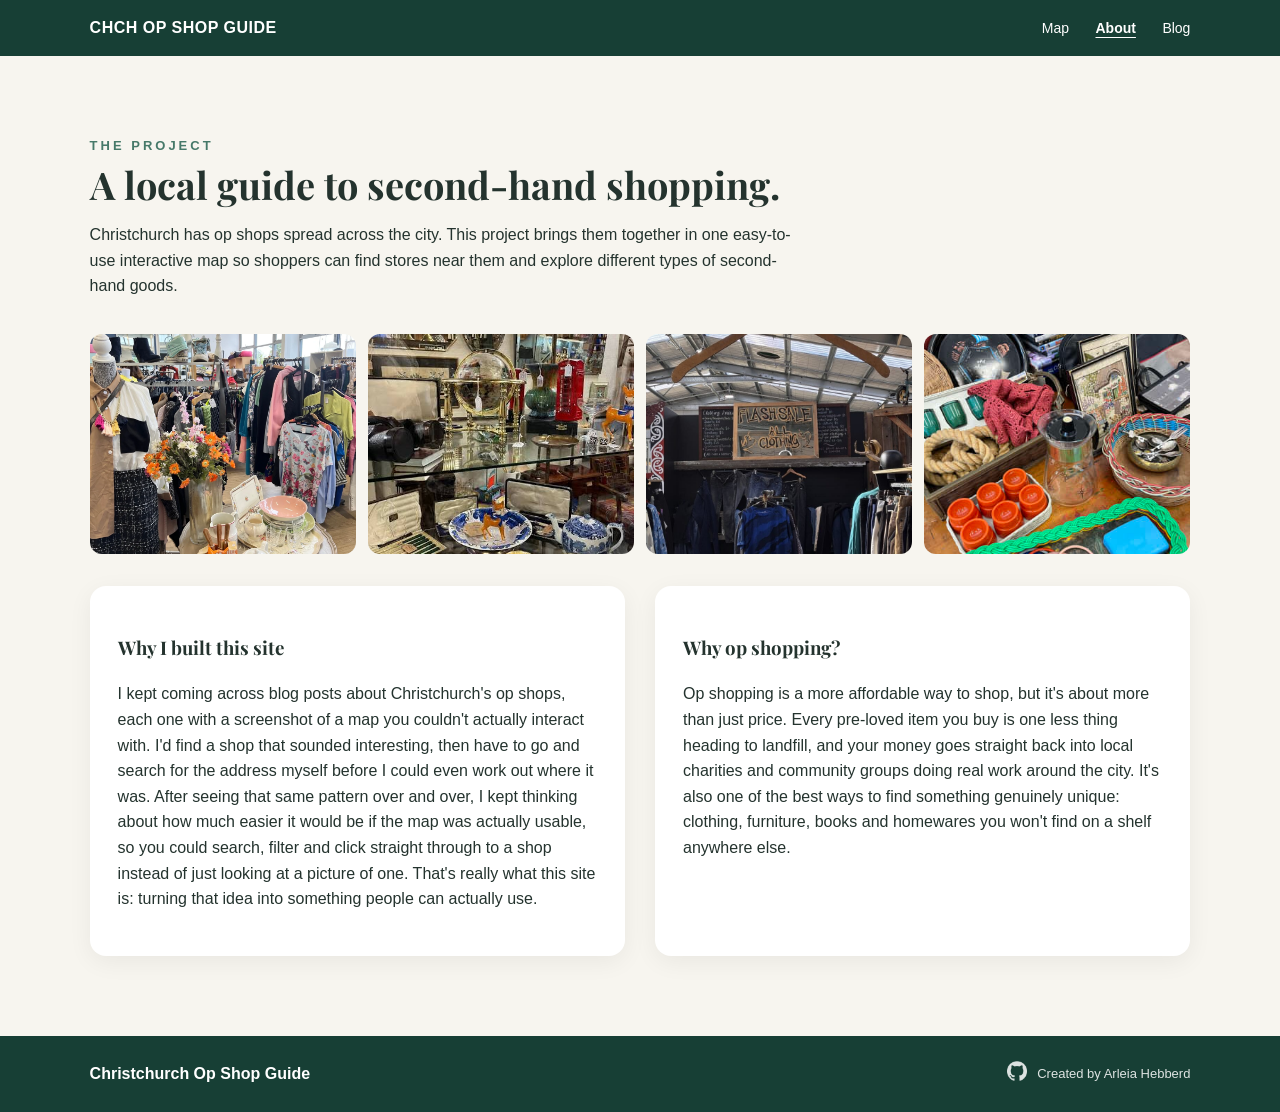
<file: about.html>
<!DOCTYPE html>
<html lang="en">
<head>
<meta charset="UTF-8">
<meta name="viewport" content="width=device-width, initial-scale=1.0">
<title>About - Christchurch Op Shop Guide</title>
<link rel="preconnect" href="https://fonts.googleapis.com">
<link rel="preconnect" href="https://fonts.gstatic.com" crossorigin>
<link href="https://fonts.googleapis.com/css2?family=Playfair+Display:wght@600;700&display=swap" rel="stylesheet">
<link rel="stylesheet" href="styles.css">
</head>
<body>

<!-- Sticky navigation, shared across every page on the site -->
<nav>
    <a class="logo" href="index.html">CHCH OP SHOP GUIDE</a>
    <!-- Hamburger button, only shows up on small screens - most people are
         browsing on their phones so the nav links needed a mobile option -->
    <button id="navToggle" class="nav-toggle" type="button" aria-label="Toggle navigation menu" aria-expanded="false">&#9776;</button>
    <div class="nav-links">
        <a href="index.html#map-section">Map</a>
        <a href="about.html">About</a>
        <a href="blog.html">Blog</a>
    </div>
</nav>

<!-- About: explains the idea behind the site -->
<section id="about">
    <div class="section-heading">
        <div class="eyebrow" style="color:#286452;">THE PROJECT</div>
        <h2>A local guide to second-hand shopping.</h2>
        <p>
            Christchurch has op shops spread across the city. This project brings
            them together in one easy-to-use interactive map so shoppers can find
            stores near them and explore different types of second-hand goods.
        </p>
    </div>

    <div class="photo-row">
        <img src="images/stockimage5.webp" alt="Inside a well-stocked Christchurch op shop">
        <img src="images/stockimage2.jpg" alt="Vintage homewares and curios found while op shopping">
        <img src="images/stockimage3.jpg" alt="A Christchurch op shop clothing rack with a $2 flash sale sign">
        <img src="images/stockimage4.jpg" alt="A table of miscellaneous op shop finds">
    </div>

    <div class="about-grid">
        <div class="info-card">
            <h3>Why I built this site</h3>
            <p>
                I kept coming across blog posts about Christchurch's op shops, each
                one with a screenshot of a map you couldn't actually interact with.
                I'd find a shop that sounded interesting, then have to go and search
                for the address myself before I could even work out where it was.
                After seeing that same pattern over and over, I kept thinking about
                how much easier it would be if the map was actually usable, so you
                could search, filter and click straight through to a shop instead of
                just looking at a picture of one. That's really what this site is:
                turning that idea into something people can actually use.
            </p>
        </div>
        <div class="info-card">
            <h3>Why op shopping?</h3>
            <p>
                Op shopping is a more affordable way to shop, but it's about more
                than just price. Every pre-loved item you buy is one less thing
                heading to landfill, and your money goes straight back into local
                charities and community groups doing real work around the city.
                It's also one of the best ways to find something genuinely unique:
                clothing, furniture, books and homewares you won't find on a shelf
                anywhere else.
            </p>
        </div>
    </div>
</section>

<!-- Footer -->
<footer>
    <strong>Christchurch Op Shop Guide</strong>
    <div class="footer-meta">
        <a href="https://github.com/Arl-Heb" target="_blank" rel="noopener" aria-label="View source on GitHub">
            <img class="github-icon" src="images/github.png" alt="GitHub">
        </a>
        <span>Created by Arleia Hebberd</span>
    </div>
</footer>

<!-- Floating "back to top" button, shown once the page is scrolled down -->
<button id="scrollTopBtn" class="scroll-top-btn" type="button" aria-label="Scroll to top">&uarr;</button>

<script src="scroll-top.js"></script>
<script src="nav.js"></script>
</body>
</html>
</file>
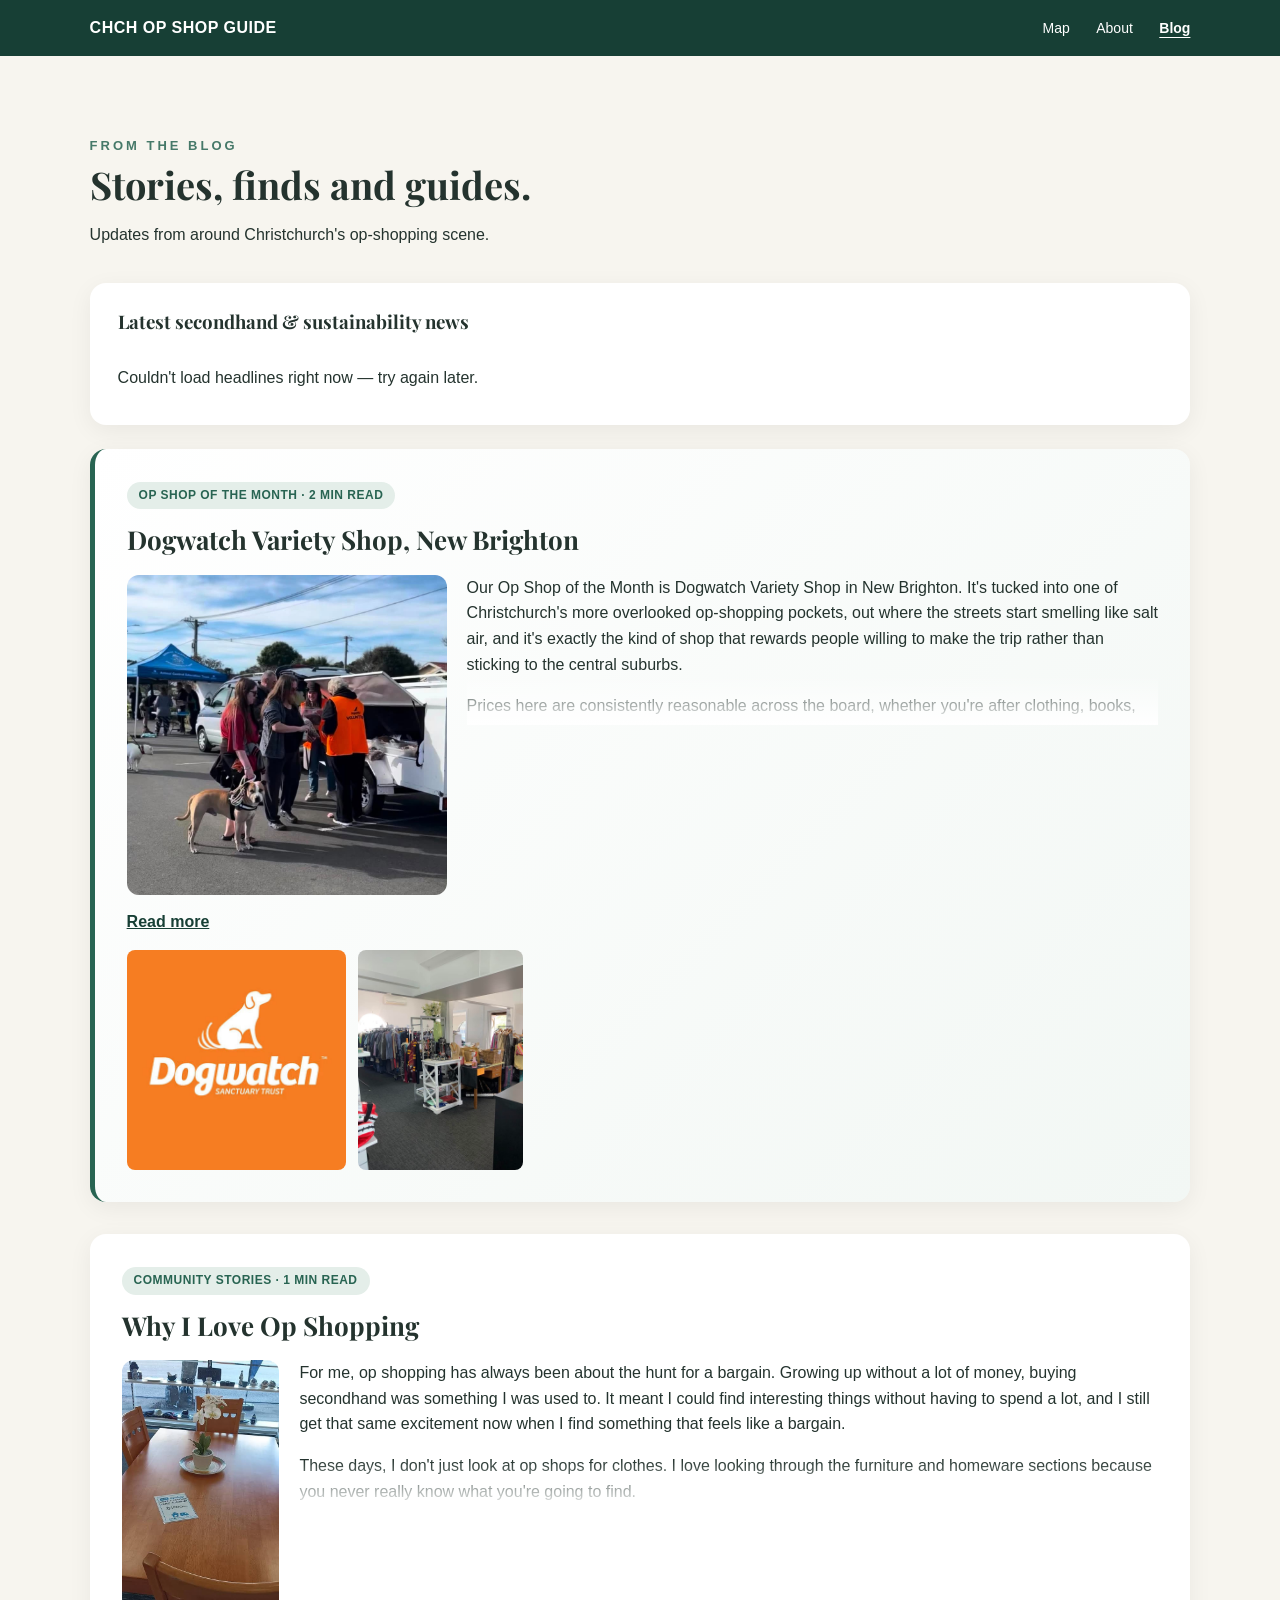
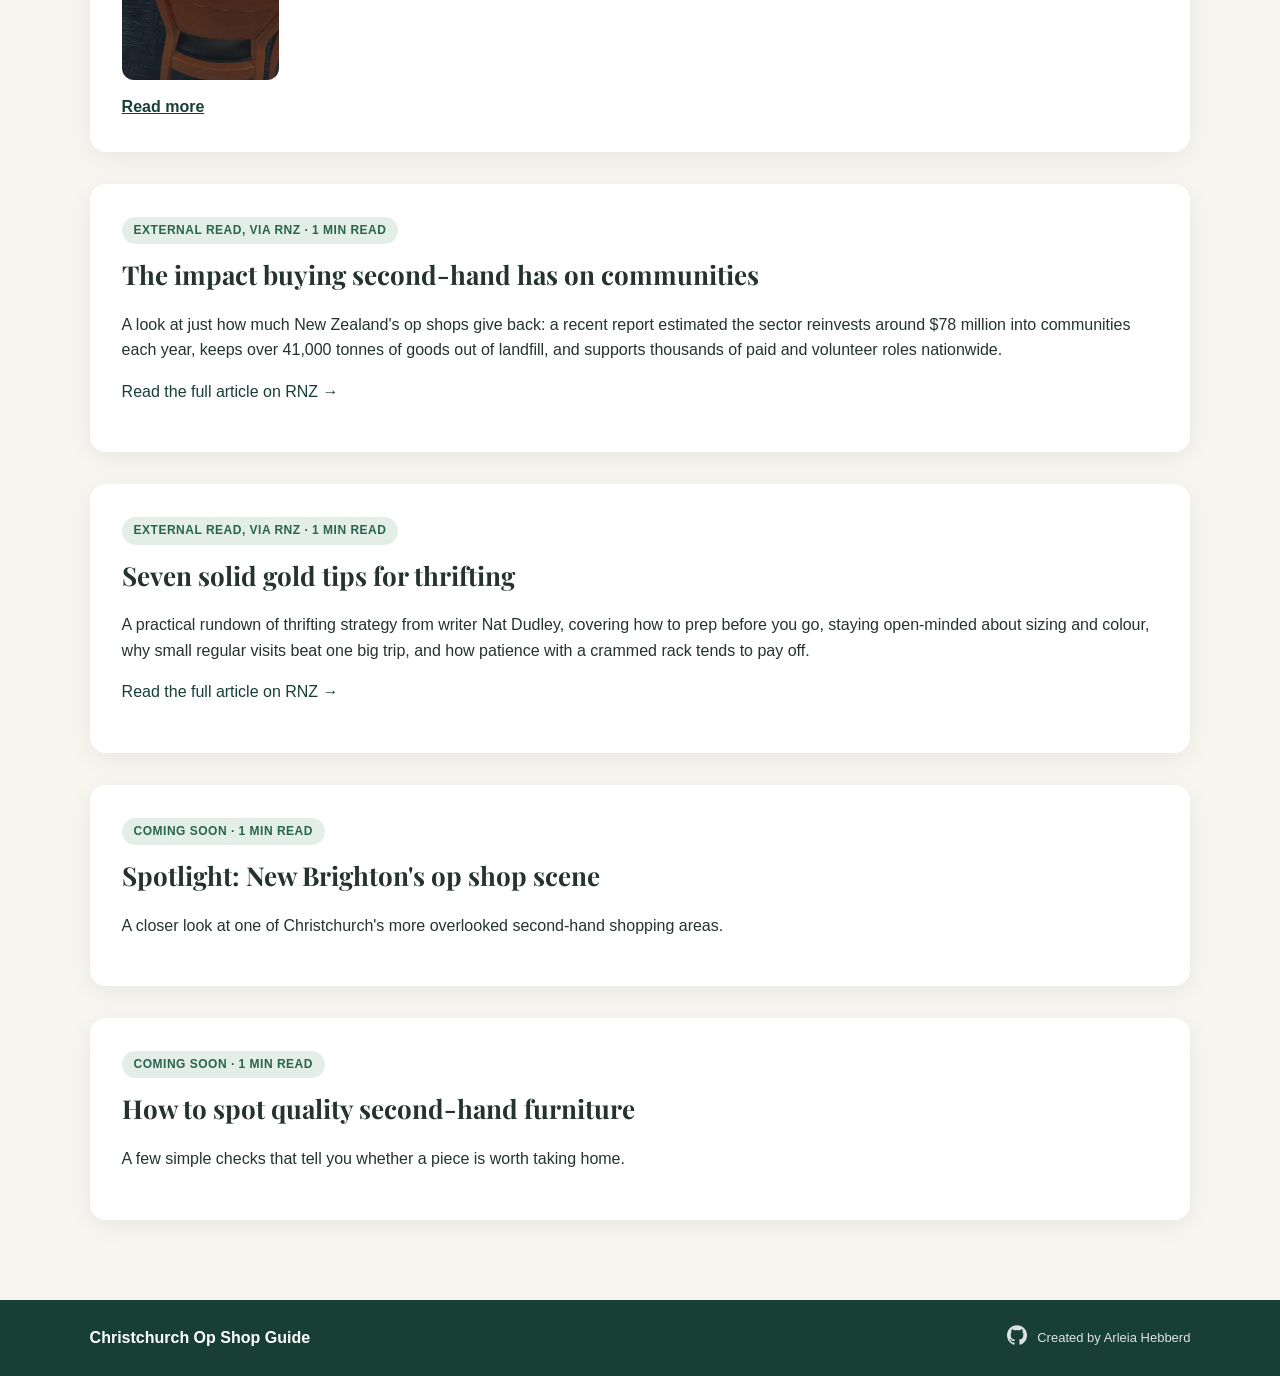
<file: blog.html>
<!DOCTYPE html>
<html lang="en">
<head>
<meta charset="UTF-8">
<meta name="viewport" content="width=device-width, initial-scale=1.0">
<title>Blog - Christchurch Op Shop Guide</title>
<link rel="preconnect" href="https://fonts.googleapis.com">
<link rel="preconnect" href="https://fonts.gstatic.com" crossorigin>
<link href="https://fonts.googleapis.com/css2?family=Playfair+Display:wght@600;700&display=swap" rel="stylesheet">
<link rel="stylesheet" href="styles.css">
</head>
<body>

<!-- Sticky navigation, shared across every page on the site -->
<nav>
    <a class="logo" href="index.html">CHCH OP SHOP GUIDE</a>
    <!-- Hamburger button, only shows up on small screens - most people are
         browsing on their phones so the nav links needed a mobile option -->
    <button id="navToggle" class="nav-toggle" type="button" aria-label="Toggle navigation menu" aria-expanded="false">&#9776;</button>
    <div class="nav-links">
        <a href="index.html#map-section">Map</a>
        <a href="about.html">About</a>
        <a href="blog.html">Blog</a>
    </div>
</nav>

<!-- Blog: a stacked feed of posts, newest at the top, like a forum thread -->
<section id="blog">
    <div class="section-heading">
        <div class="eyebrow" style="color:#286452;">FROM THE BLOG</div>
        <h2>Stories, finds and guides.</h2>
        <p>Updates from around Christchurch's op-shopping scene.</p>
    </div>

    <!-- Latest headlines, pulled live from a Google News RSS search via a
         free RSS-to-JSON proxy (no API key needed for this volume of use) -->
    <div class="news-widget">
        <h3>Latest secondhand &amp; sustainability news</h3>
        <ul id="newsList">
            <li>Loading latest headlines&hellip;</li>
        </ul>
    </div>

    <div class="blog-feed">
        <article class="blog-post blog-post-featured">
            <span class="post-date">Op Shop of the Month</span>
            <h3>Dogwatch Variety Shop, New Brighton</h3>
            <div class="blog-post-body">
                <img class="blog-post-image" src="images/vaccinationevent.jpg" alt="Dogwatch's vaccination event in New Brighton">
                <div class="blog-post-text collapsible">
                    <p>
                        Our Op Shop of the Month is Dogwatch Variety Shop in New Brighton.
                        It's tucked into one of Christchurch's more overlooked op-shopping
                        pockets, out where the streets start smelling like salt air, and
                        it's exactly the kind of shop that rewards people willing to make
                        the trip rather than sticking to the central suburbs.
                    </p>
                    <p>
                        Prices here are consistently reasonable across the board, whether
                        you're after clothing, books, homewares or one of the odder
                        miscellaneous finds that tend to turn up on the shelves. Nothing
                        feels marked up for the sake of it, which makes Dogwatch the kind
                        of shop you can drop into regularly rather than saving it up for a
                        special occasion. It rewards a proper look too, since the stock turns
                        over often enough that a quiet visit one week can be followed by a
                        genuinely good haul the next.
                    </p>
                    <p>
                        What really sets Dogwatch apart, though, is how much it gives back
                        beyond the shop floor. It's recently run two huge vaccination
                        events for the community, giving away free dog food, vaccines and
                        wormer to local pet owners. Events like that aren't just a nice
                        gesture: for plenty of pet owners, keeping up with vaccinations and
                        parasite control is a real cost, and having a local shop step in and
                        cover that gap makes a genuine difference. It says a lot about a
                        shop when its impact on the area goes well beyond what's on the
                        racks.
                    </p>
                    <p>
                        If you're already out that way, it's worth pairing a visit with a
                        walk along New Brighton's pier or beach, since it turns a quick op-shop
                        stop into a proper afternoon out. Between the fair prices, the
                        steady stream of fresh stock, and the community work happening
                        alongside it, Dogwatch is always worth a visit.
                    </p>
                    <p><a href="index.html#map-section">Find Dogwatch on the map &rarr;</a></p>
                </div>
            </div>
            <div class="blog-gallery">
                <img src="images/dogwatchlogo.jpg" alt="Dogwatch Variety Shop logo">
                <img src="images/dogwatch2.jpg" alt="Inside Dogwatch Variety Shop">
            </div>
        </article>

        <article class="blog-post">
            <span class="post-date">Community stories</span>
            <h3>Why I Love Op Shopping</h3>
            <div class="blog-post-body">
                <img class="blog-post-image" src="images/table.jpg" alt="A restored Lazy Susan table found op shopping">
                <div class="blog-post-text collapsible">
                    <p>
                        For me, op shopping has always been about the hunt for a bargain.
                        Growing up without a lot of money, buying secondhand was something
                        I was used to. It meant I could find interesting things without
                        having to spend a lot, and I still get that same excitement now
                        when I find something that feels like a bargain.
                    </p>
                    <p>
                        These days, I don't just look at op shops for clothes. I love
                        looking through the furniture and homeware sections because you
                        never really know what you're going to find.
                    </p>
                    <p>
                        One of my favourite things I've found and worked on has been
                        <strong>Lazy Susans</strong>. They might not sound particularly
                        exciting, but I love finding pieces like this because they have
                        so much potential. Something that looks old, dated or a little
                        unloved can sometimes be transformed into something that actually
                        fits your home and your style.
                    </p>
                    <p>
                        I also like that you don't necessarily need to be an expert to get
                        started with furniture restoration. There are so many tutorials
                        available online now that you can learn as you go, covering
                        cleaning, sanding, painting, repairing and refreshing old furniture,
                        so even if you've never restored anything before, you can start with
                        a small project and see how you go.
                    </p>
                    <p>
                        That's part of what makes op shopping so appealing to me. I don't
                        necessarily need something to be perfect when I buy it. I'm more
                        interested in whether I can see what it could become.
                    </p>
                    <p>
                        For me, that's the fun of op shopping. It's not about walking into
                        a shop knowing exactly what I'm going to buy. It's about having a
                        look around, spotting something interesting and thinking,
                        "I could do something with that." And when you find it for a
                        bargain price, even better.
                    </p>
                </div>
            </div>
        </article>

        <article class="blog-post">
            <span class="post-date">External read, via RNZ</span>
            <h3>The impact buying second-hand has on communities</h3>
            <p>
                A look at just how much New Zealand's op shops give back: a recent
                report estimated the sector reinvests around $78 million into
                communities each year, keeps over 41,000 tonnes of goods out of
                landfill, and supports thousands of paid and volunteer roles nationwide.
            </p>
            <p><a href="https://www.rnz.co.nz/life/lifestyle/the-impact-buying-second-hand-has-on-communities" target="_blank" rel="noopener">Read the full article on RNZ &rarr;</a></p>
        </article>

        <article class="blog-post">
            <span class="post-date">External read, via RNZ</span>
            <h3>Seven solid gold tips for thrifting</h3>
            <p>
                A practical rundown of thrifting strategy from writer Nat Dudley,
                covering how to prep before you go, staying open-minded about sizing
                and colour, why small regular visits beat one big trip, and how
                patience with a crammed rack tends to pay off.
            </p>
            <p><a href="https://www.rnz.co.nz/summer-2020/money-and-finance/seven-solid-gold-tips-for-thrifting" target="_blank" rel="noopener">Read the full article on RNZ &rarr;</a></p>
        </article>

        <article class="blog-post">
            <span class="post-date">Coming soon</span>
            <h3>Spotlight: New Brighton's op shop scene</h3>
            <p>A closer look at one of Christchurch's more overlooked second-hand shopping areas.</p>
        </article>

        <article class="blog-post">
            <span class="post-date">Coming soon</span>
            <h3>How to spot quality second-hand furniture</h3>
            <p>A few simple checks that tell you whether a piece is worth taking home.</p>
        </article>
    </div>
</section>

<!-- Footer -->
<footer>
    <strong>Christchurch Op Shop Guide</strong>
    <div class="footer-meta">
        <a href="https://github.com/Arl-Heb" target="_blank" rel="noopener" aria-label="View source on GitHub">
            <img class="github-icon" src="images/github.png" alt="GitHub">
        </a>
        <span>Created by Arleia Hebberd</span>
    </div>
</footer>

<!-- Floating "back to top" button, shown once the page is scrolled down -->
<button id="scrollTopBtn" class="scroll-top-btn" type="button" aria-label="Scroll to top">&uarr;</button>

<script src="blog.js"></script>
<script src="scroll-top.js"></script>
<script src="nav.js"></script>
</body>
</html>
</file>
<file: styles.css>
/* Base page styles */
* { box-sizing:border-box; }
html { scroll-behavior:smooth; }
body {
    margin:0;
    min-height:100vh;
    display:flex;
    flex-direction:column;
    /* A brief fade-in on every page load. This is a plain CSS animation
       rather than a JS-driven one, so there's no risk of the page getting
       stuck invisible if a script fails to run - it just plays on its own. */
    animation:fade-in .4s ease;
    font-family:Arial, Helvetica, sans-serif;
    color:#24332e;
    background:#f7f5ef;
    line-height:1.6;
}
@keyframes fade-in {
    from { opacity:0; }
    to { opacity:1; }
}
/* Headings use a warmer serif (loaded via Google Fonts in each page's
   <head>) instead of the body's plain sans-serif, for more editorial feel */
h1, h2, h3 { font-family:'Playfair Display', Georgia, serif; }
/* Default link styling: brand green instead of the browser's default blue,
   with the underline only appearing on hover. Nav links, the hero button
   and card links override this further down with their own colors. */
a { color:#173f35; text-decoration:none; }
a:hover { color:#286452; text-decoration:underline; }
/* Sticky top navigation */
nav {
    position:sticky;
    top:0;
    z-index:1000;
    display:flex;
    justify-content:space-between;
    align-items:center;
    padding:15px 7%;
    background:#173f35;
    color:white;
}
.logo { font-weight:800; letter-spacing:.5px; margin-left:0; font-size:16px; }
nav a { color:white; text-decoration:none; margin-left:22px; font-size:14px; }
/* Marks whichever nav link matches the current page (see nav.js) */
nav a.active { font-weight:bold; text-decoration:underline; text-underline-offset:4px; }
/* Hidden on desktop - only turned on inside the mobile media query below */
.nav-toggle {
    display:none;
    background:none;
    border:none;
    color:white;
    font-size:22px;
    line-height:1;
    cursor:pointer;
    padding:4px 6px;
}

/* Hero banner: a video sits behind the text, with a gradient overlay
   on top so the white text stays readable over the footage. */
.hero {
    position:relative;
    overflow:hidden;
    min-height:58vh;
    display:flex;
    align-items:center;
    padding:60px 7%;
    background-color:#173f35;
    color:white;
}
.hero-video {
    position:absolute;
    inset:0;
    width:100%;
    height:100%;
    object-fit:cover;
    z-index:0;
}
/* Gradient overlay, painted between the video and the text so the
   video never fully drowns out the hero content. */
.hero::before {
    content:"";
    position:absolute;
    inset:0;
    background:linear-gradient(135deg, rgba(23,63,53,.85) 0%, rgba(40,100,82,.65) 60%, rgba(217,201,168,.35) 100%);
    z-index:1;
}
.hero-content { position:relative; z-index:2; max-width:720px; }
.eyebrow {
    text-transform:uppercase;
    letter-spacing:3px;
    font-size:13px;
    font-weight:bold;
    opacity:.85;
}
h1 { font-size:clamp(42px,7vw,78px); line-height:1.02; margin:15px 0 20px; }
.hero p { font-size:19px; max-width:620px; opacity:.92; }
.hero-actions {
    display:flex;
    flex-wrap:wrap;
    gap:14px;
    margin-top:20px;
}
.cta {
    display:inline-block;
    padding:13px 20px;
    border-radius:8px;
    background:white;
    color:#173f35;
    text-decoration:none;
    font-weight:bold;
}
.cta:hover {
    background:#e4eee9;
    color:#173f35;
    text-decoration:none;
}
/* Shared section spacing, headings and info cards (used across
   the homepage, about, tips and blog pages) */
section { padding:80px 7%; }
.section-heading { max-width:720px; margin-bottom:35px; }
.section-heading h2 { font-size:38px; line-height:1.1; margin:8px 0 12px; }
.map-disclaimer { font-size:13px; font-style:italic; color:#5b6560; margin-top:6px; }
/* Row of photos above the About page's info cards */
.photo-row {
    display:grid;
    grid-template-columns:repeat(4,1fr);
    gap:12px;
    margin-bottom:32px;
}
.photo-row img {
    width:100%;
    height:220px;
    object-fit:cover;
    border-radius:12px;
}
.about-grid {
    display:grid;
    grid-template-columns:1fr 1fr;
    gap:30px;
}
.info-card {
    padding:28px;
    background:white;
    border-radius:16px;
    box-shadow:0 6px 25px rgba(0,0,0,.06);
    transition:transform .2s ease, box-shadow .2s ease;
}
.info-card:hover {
    transform:translateY(-4px);
    box-shadow:0 14px 34px rgba(0,0,0,.10);
}
/* Interactive map section */
.map-section { background:#ece9df; }
.map-controls {
    background:white;
    padding:15px;
    border-radius:12px 12px 0 0;
    display:flex;
    gap:10px;
    flex-wrap:wrap;
    align-items:center;
}
input, select, button {
    padding:11px 13px;
    border:1px solid #c7cbc7;
    border-radius:8px;
    font:inherit;
}
button {
    background:#173f35;
    color:white;
    border-color:#173f35;
    cursor:pointer;
}
button:hover { background:#286452; }
#count { margin-left:auto; font-weight:bold; }
/* Removable chips showing which filters are currently active */
.active-filters {
    display:flex;
    flex-wrap:wrap;
    gap:8px;
    background:white;
    padding:0 15px;
}
.active-filters:not(:empty) { padding:12px 15px; }
.filter-chip {
    display:inline-flex;
    align-items:center;
    gap:6px;
    padding:5px 6px 5px 12px;
    border-radius:99px;
    background:#e4eee9;
    color:#173f35;
    font-size:13px;
    font-weight:bold;
}
.filter-chip button {
    background:none;
    border:none;
    color:#173f35;
    font-size:15px;
    line-height:1;
    padding:2px 6px;
    cursor:pointer;
}
.filter-chip button:hover { background:none; }
.map-layout {
    display:grid;
    grid-template-columns:340px 1fr;
    background:white;
    border-radius:0 0 12px 12px;
    overflow:hidden;
    box-shadow:0 8px 30px rgba(0,0,0,.08);
}
#shopList { height:620px; overflow-y:auto; }
.shop-card {
    padding:15px;
    border-bottom:1px solid #e7e7e7;
    cursor:pointer;
}
.shop-card:hover { background:#f0f5f2; }
/* The shop whose marker/card is currently selected, kept in sync both
   ways between the map and the list (see highlightShopCard in map.js) */
.shop-card.active {
    background:#e4eee9;
    border-left:4px solid #173f35;
    padding-left:11px;
}
.shop-card h3 { margin:0 0 4px; font-size:16px; }
.shop-card p { margin:4px 0; font-size:13px; color:#5b6560; }
.badge {
    display:inline-block;
    margin:4px 4px 0 0;
    padding:3px 7px;
    border-radius:99px;
    background:#e4eee9;
    font-size:11px;
}
.badge-today {
    background:#286452;
    color:white;
    font-weight:bold;
}
#map { height:620px; }

.post-date {
    display:inline-block;
    padding:4px 12px;
    border-radius:99px;
    background:#e4eee9;
    font-size:12px;
    font-weight:bold;
    letter-spacing:.5px;
    text-transform:uppercase;
    color:#286452;
    margin-bottom:10px;
}

/* Blog feed: a single stacked column, newest post first, like a forum thread */
.blog-feed {
    display:flex;
    flex-direction:column;
    gap:32px;
}
.blog-post {
    background:white;
    padding:32px;
    border-radius:16px;
    box-shadow:0 6px 25px rgba(0,0,0,.06);
    transition:transform .2s ease, box-shadow .2s ease;
}
.blog-post:hover {
    transform:translateY(-4px);
    box-shadow:0 14px 34px rgba(0,0,0,.10);
}
.blog-post h3 { font-size:26px; margin:0 0 14px; }
/* Extra visual weight for the featured "Op Shop of the Month" post */
.blog-post-featured {
    border-left:5px solid #286452;
    background:linear-gradient(135deg, #ffffff 0%, #f2f7f4 100%);
}
/* Image and text sit side by side, wrapping to stacked on narrow screens */
.blog-post-body {
    display:flex;
    flex-wrap:wrap;
    gap:20px;
    align-items:flex-start;
    margin:14px 0;
}
.blog-post-image {
    display:block;
    width:auto;
    height:auto;
    max-width:320px;
    max-height:320px;
    border-radius:12px;
}
.blog-post-text { flex:1 1 260px; }
.blog-post-text p:first-child { margin-top:0; }
/* Long posts start truncated with a fade, and expand on "Read more" */
.blog-post-text.collapsible {
    max-height:150px;
    overflow:hidden;
    position:relative;
}
.blog-post-text.collapsible::after {
    content:"";
    position:absolute;
    left:0; right:0; bottom:0;
    height:50px;
    background:linear-gradient(to bottom, rgba(255,255,255,0), white);
}
.blog-post-text.collapsible.expanded {
    max-height:none;
}
.blog-post-text.collapsible.expanded::after {
    display:none;
}
.read-more-btn {
    display:block;
    margin-top:12px;
    padding:0;
    background:none;
    border:none;
    color:#173f35;
    font-weight:bold;
    text-decoration:underline;
    cursor:pointer;
}
.blog-gallery {
    display:flex;
    flex-wrap:wrap;
    gap:12px;
    margin-top:16px;
}
.blog-gallery img {
    width:auto;
    height:auto;
    max-width:100%;
    max-height:220px;
    border-radius:8px;
}

/* Live news widget at the top of the blog page */
.news-widget {
    background:white;
    padding:24px 28px;
    border-radius:16px;
    box-shadow:0 6px 25px rgba(0,0,0,.06);
    margin-bottom:24px;
}
.news-widget h3 { margin-top:0; }
.news-widget ul { list-style:none; margin:0; padding:0; }
.news-widget li {
    padding:10px 0;
    border-bottom:1px solid #e7e7e7;
}
.news-widget li:last-child { border-bottom:none; }
.news-widget .news-date {
    display:block;
    font-size:12px;
    color:#5b6560;
    margin-top:2px;
}

/* Suggest-a-shop form: full-width landscape layout so it matches the
   width of the map box directly above it. */
.suggest-form {
    background:white;
    padding:32px;
    border-radius:16px;
    box-shadow:0 6px 25px rgba(0,0,0,.06);
}
.form-grid {
    display:grid;
    grid-template-columns:repeat(3,1fr);
    gap:20px 24px;
    margin-bottom:24px;
}
.form-field-wide { grid-column:span 2; }
.form-field { display:flex; flex-direction:column; }
.form-field label {
    font-size:14px;
    font-weight:bold;
    margin-bottom:6px;
}
.form-field input, .form-field select, .form-field textarea {
    width:100%;
}
.form-field textarea { resize:vertical; }
.form-error {
    display:block;
    min-height:18px;
    margin-top:4px;
    font-size:12px;
    color:#b3261e;
}
.form-status {
    margin:14px 0 0;
    font-weight:bold;
    color:#173f35;
}
/* Footer */
footer {
    /* Pushes the footer to the bottom of the viewport on short pages,
       since body is a flex column and this is its last child */
    margin-top:auto;
    padding:25px 7%;
    background:#173f35;
    color:white;
    display:flex;
    align-items:center;
    justify-content:space-between;
    flex-wrap:wrap;
    gap:12px;
}
.footer-meta {
    display:flex;
    align-items:center;
    gap:10px;
    font-size:13px;
    opacity:.85;
}
.github-icon {
    width:20px;
    height:20px;
    filter:invert(1);
}

/* Floating "back to top" button, hidden until scroll-top.js reveals it */
.scroll-top-btn {
    position:fixed;
    right:24px;
    bottom:24px;
    width:48px;
    height:48px;
    border-radius:50%;
    background:#173f35;
    color:white;
    border:none;
    font-size:20px;
    line-height:1;
    cursor:pointer;
    box-shadow:0 6px 20px rgba(0,0,0,.2);
    opacity:0;
    transform:translateY(10px);
    pointer-events:none;
    transition:opacity .25s ease, transform .25s ease, background .2s ease;
    z-index:900;
}
.scroll-top-btn.visible {
    opacity:1;
    transform:translateY(0);
    pointer-events:auto;
}
.scroll-top-btn:hover { background:#286452; }

/* Responsive layout for tablet/mobile screens */
@media(max-width:850px) {
    nav { flex-wrap:wrap; }
    .nav-toggle { display:block; }
    /* Nav links become a hamburger dropdown instead of just disappearing,
       since most visitors will be on their phones */
    .nav-links {
        display:none;
        width:100%;
        flex-direction:column;
        gap:14px;
        margin-top:15px;
    }
    .nav-links.open { display:flex; }
    .nav-links a { margin-left:0; }
    .about-grid,.map-layout,.form-grid { grid-template-columns:1fr; }
    .photo-row { grid-template-columns:repeat(2,1fr); }
    #shopList { height:300px; order:2; }
    #map { height:500px; order:1; }
    #count { width:100%; margin-left:0; }
    .suggest-form { padding:24px; }
}
</file>
